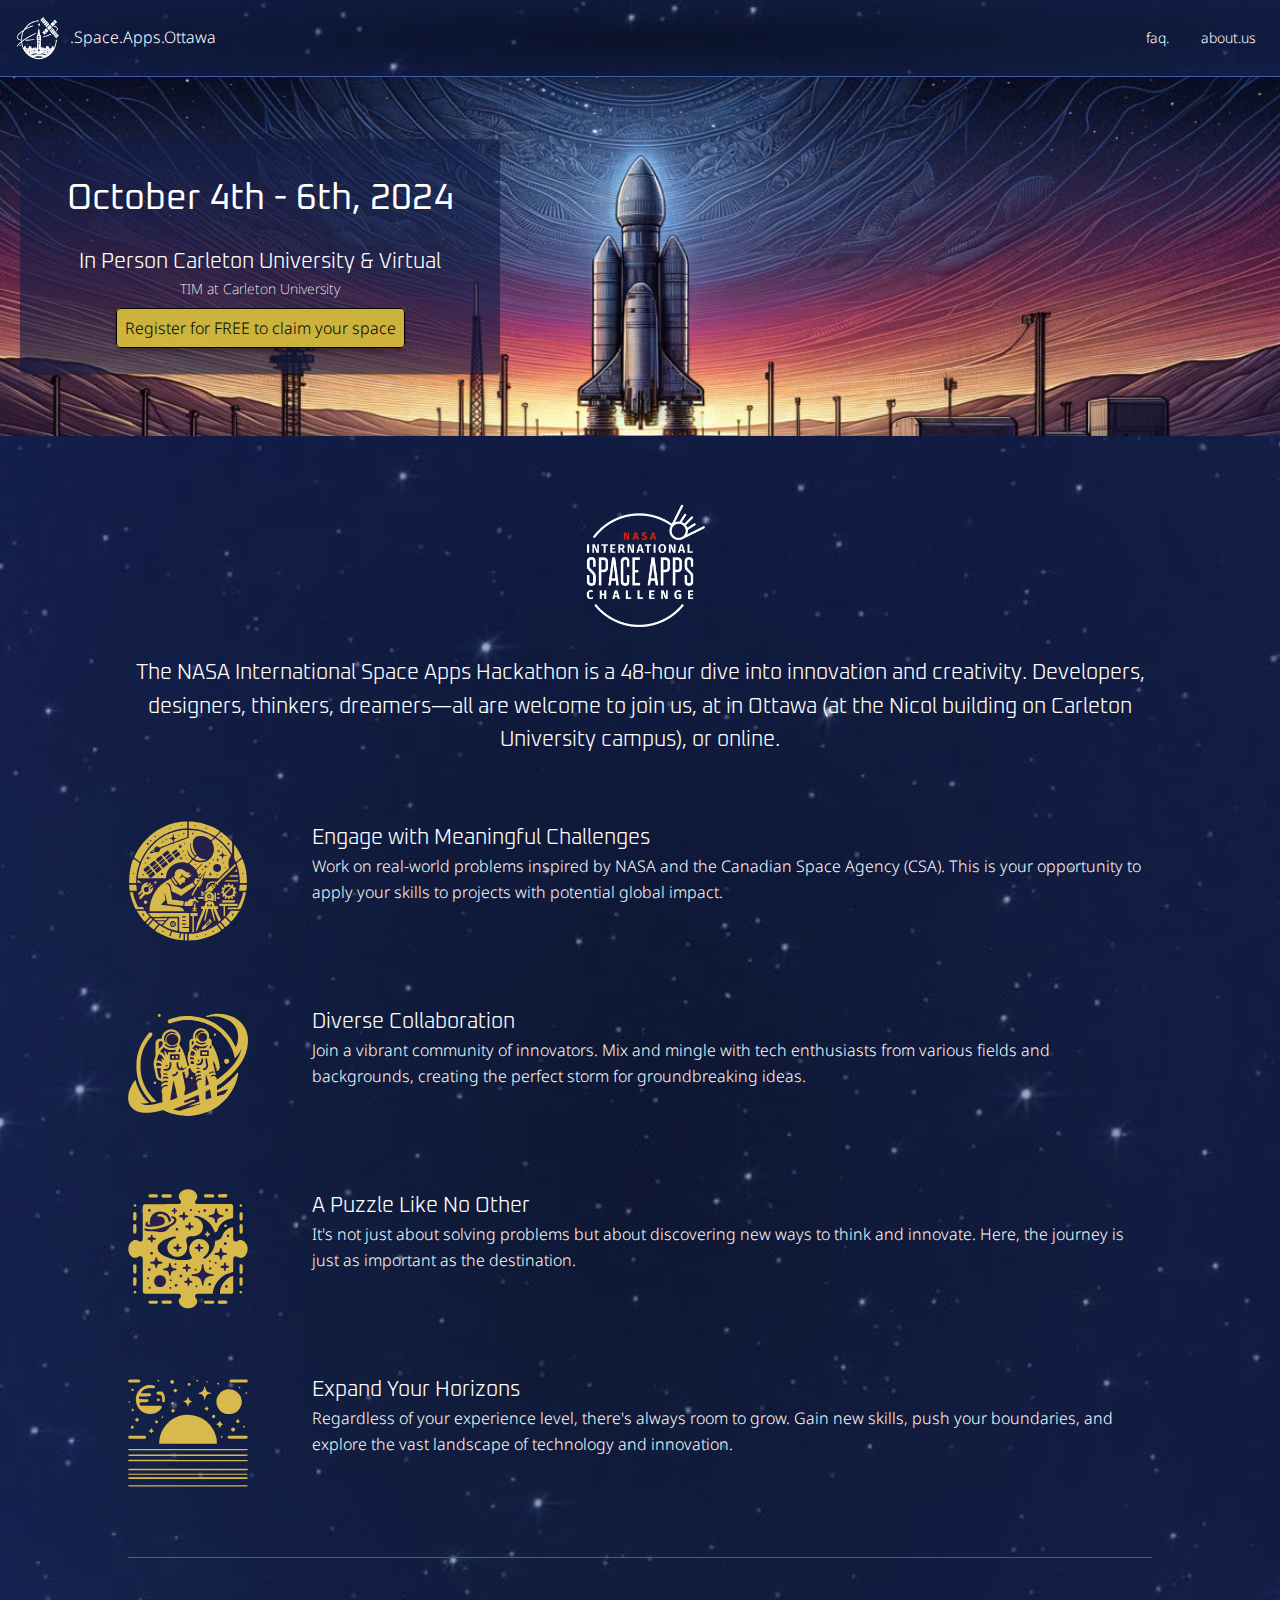
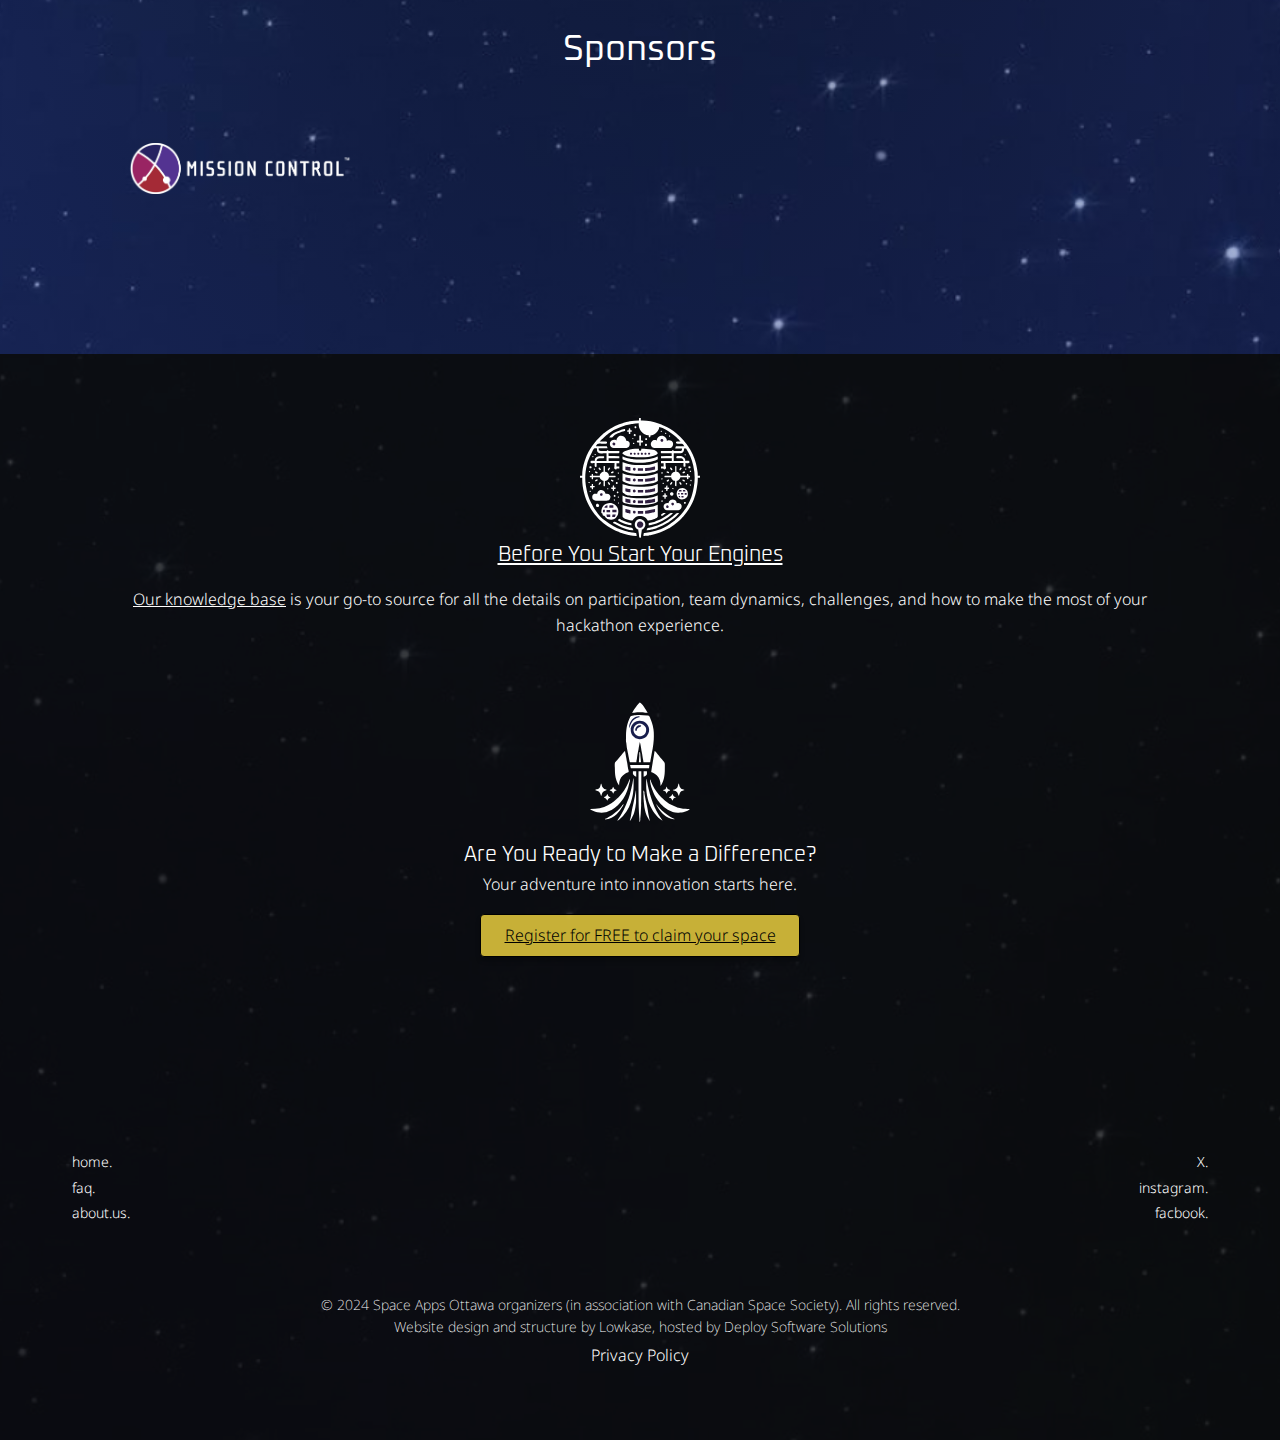
<file: index.html>
<!DOCTYPE html>
<html lang="en">
<head>
    <meta charset="UTF-8">
    <meta name="viewport" content="width=device-width, initial-scale=1.0">
    <link rel="preconnect" href="https://fonts.googleapis.com">
    <link rel="preconnect" href="https://fonts.gstatic.com" crossorigin>
    <link href="https://fonts.googleapis.com/css2?family=Noto+Sans:ital,wght@0,100..900;1,100..900&family=Oxanium:wght@200..800&display=swap" rel="stylesheet">
    <link rel="stylesheet" type="text/css" href="style.css">
    <title>Space Apps Ottawa</title>
</head>
<body>
    <header>
        <a class="brand" href="index.html">
            <img src="images/logo-space-apps-ottawa.png" alt="Space Apps Ottawa Logo" />
            <div>.Space.Apps.Ottawa</div>
        </a>
        <nav class="horizontal font-body">
            <ul>
                <li><a href="faq.html">faq.</a></li>
                <li><a href="aboutus.html">about.us</a></li>
            </ul>
        </nav>
    </header>
    <div class="hero">
        <div class="hero-info">
            <div>
                <h2>October 4th - 6th, 2024</h2>
            </div>
            <div>
                <h3>In Person Carleton University & Virtual</h2>
                <p class="font-fine"><a href="https://carleton.ca/tim/" target="_blank">TIM</a> at Carleton University</p>
            </div>
            <a href="https://www.eventbrite.ca/e/space-apps-ottawa-2024-tickets-850021245427" class="cta-register font-body">Register for FREE to claim your space</a>
        </div>
    </div>
    <div class="content content-blue">
        <section class="section section-vertical">
            <img id="logo-nasa" src="images/logo-nasa-space-apps.png" alt="NASA International Space Apps Challenge" />
            <div>
                <h3>The NASA International Space Apps Hackathon is a 48-hour dive into innovation and creativity. Developers, designers, thinkers, dreamers—all are welcome to join us, at in Ottawa (at the Nicol building on Carleton University campus), or online.</h3>
            </div>
        </section>
        <section class="section section-horizontal">
            <img src="images/section-engage.svg" alt="Engage with Meaningful Challenges" />
            <div>
                <h3>Engage with Meaningful Challenges</h2>
                <p>Work on real-world problems inspired by NASA and the Canadian Space Agency (CSA). This is your opportunity to apply your skills to projects with potential global impact.</p>
            </div>
        </section>
        <section class="section section-horizontal">
            <img src="images/section-diverse.svg" alt="Diverse Collaboration" />
            <div>
                <h3>Diverse Collaboration</h3>
                <p>Join a vibrant community of innovators. Mix and mingle with tech enthusiasts from various fields and backgrounds, creating the perfect storm for groundbreaking ideas.</p>
            </div>
        </section>
        <section class="section section-horizontal">
            <img src="images/section-puzzle.svg" alt="A Puzzle Like No Other" />
            <div>
                <h3>A Puzzle Like No Other</h3>
                <p>It's not just about solving problems but about discovering new ways to think and innovate. Here, the journey is just as important as the destination.</p>
            </div>
        </section>
        <section class="section section-horizontal">
            <img src="images/section-expand.svg" alt="Expand Your Horizons" />
            <div>
                <h3>Expand Your Horizons</h3>
                <p>Regardless of your experience level, there's always room to grow. Gain new skills, push your boundaries, and explore the vast landscape of technology and innovation.</p>
            </div>
        </section>

        <div class="divider"></div>

        <div class="section-group">
            <div class="section-header">
                <h2>Sponsors</h2>
            </div>
            <section class="section section-horizontal">
                <div class="sponsors">
                    <a href="https://missioncontrolspace.com" target="_blank"><img src="images/2024/MCSS_logo-reversed-TM.png" alt="Misson Control" /><a>
                    <!--
                    <img src="images/section-diverse.svg" alt="" />
                    <img src="images/section-diverse.svg" alt="" />
                    <img src="images/section-diverse.svg" alt="" />
                    <img src="images/section-diverse.svg" alt="" />
                    <img src="images/section-diverse.svg" alt="" />
                    <img src="images/section-diverse.svg" alt="" />
                    <img src="images/section-diverse.svg" alt="" />
                -->
                </div>
            </section>
        </div>
        

    </div>
    <div class="content content-black">
        <section class="section section-vertical">
            <img src="images/section-knowledge.svg" alt="Before You Start Your Engines" />
            <h3>Before You Start Your Engines</h3>
            <p>Our <a href="faq.html">knowledge base</a> is your go-to source for all the details on participation, team dynamics, challenges, and how to make the most of your hackathon experience.</p>
        </section>
        <section class="section section-vertical">
            <img src="images/section-ready.svg" alt="Rocket Taking Off" />
            <div>
                <h3>Are You Ready to Make a Difference?</h3>
                <p>Your adventure into innovation starts here.</p>
            </div>
            <a href="https://www.eventbrite.ca/e/space-apps-ottawa-2024-tickets-850021245427" class="cta-register font-body cta-register-footer">Register for FREE to claim your space</a>
        </section>
    </div>
    <footer>
        <div class="site-map-social">
            <div class="site-map">
                <nav>
                    <ul>
                        <li><a href="index.html">home.</a></li>
                        <li><a href="faq.html">faq.</a></li>
                        <li><a href="aboutus.html">about.us.</a></li>
                    </ul>
                </nav>
            </div>
            <div class="social">
                <nav>
                    <ul>
                        <li><a href="https://twitter.com/SpaceAppsOttawa">X.</a></li>
                        <li><a href="https://www.instagram.com/spaceappsottawa/?hl=en">instagram.</a></li>
                        <li><a href="https://www.facebook.com/SpaceAppsOttawa/">facbook.</a></li>
                    </ul>
                </nav>
            </div>
        </div>
        <div class="fine-print">
            <p class="font-fine">© 2024 Space Apps Ottawa organizers (in association with Canadian Space Society). All rights reserved.</p>
            <p class="font-fine">Website design and structure by <a href="https://github.com/Lowkase" target="_blank">Lowkase</a>, hosted by <a href="https://www.deploy.solutions" target="_blank">Deploy Software Solutions</a></p>
            <div class="privacy fine-print">
                <a href="https://www.iubenda.com/privacy-policy/10989562" class="iubenda-white iubenda-embed" title="Privacy Policy ">Privacy Policy</a><script type="text/javascript">(function (w,d) {var loader = function () {var s = d.createElement("script"), tag = d.getElementsByTagName("script")[0]; s.src="https://cdn.iubenda.com/iubenda.js"; tag.parentNode.insertBefore(s,tag);}; if(w.addEventListener){w.addEventListener("load", loader, false);}else if(w.attachEvent){w.attachEvent("onload", loader);}else{w.onload = loader;}})(window, document);</script>
            </div>
        </div>
    </footer>
</body>
</html>
</file>
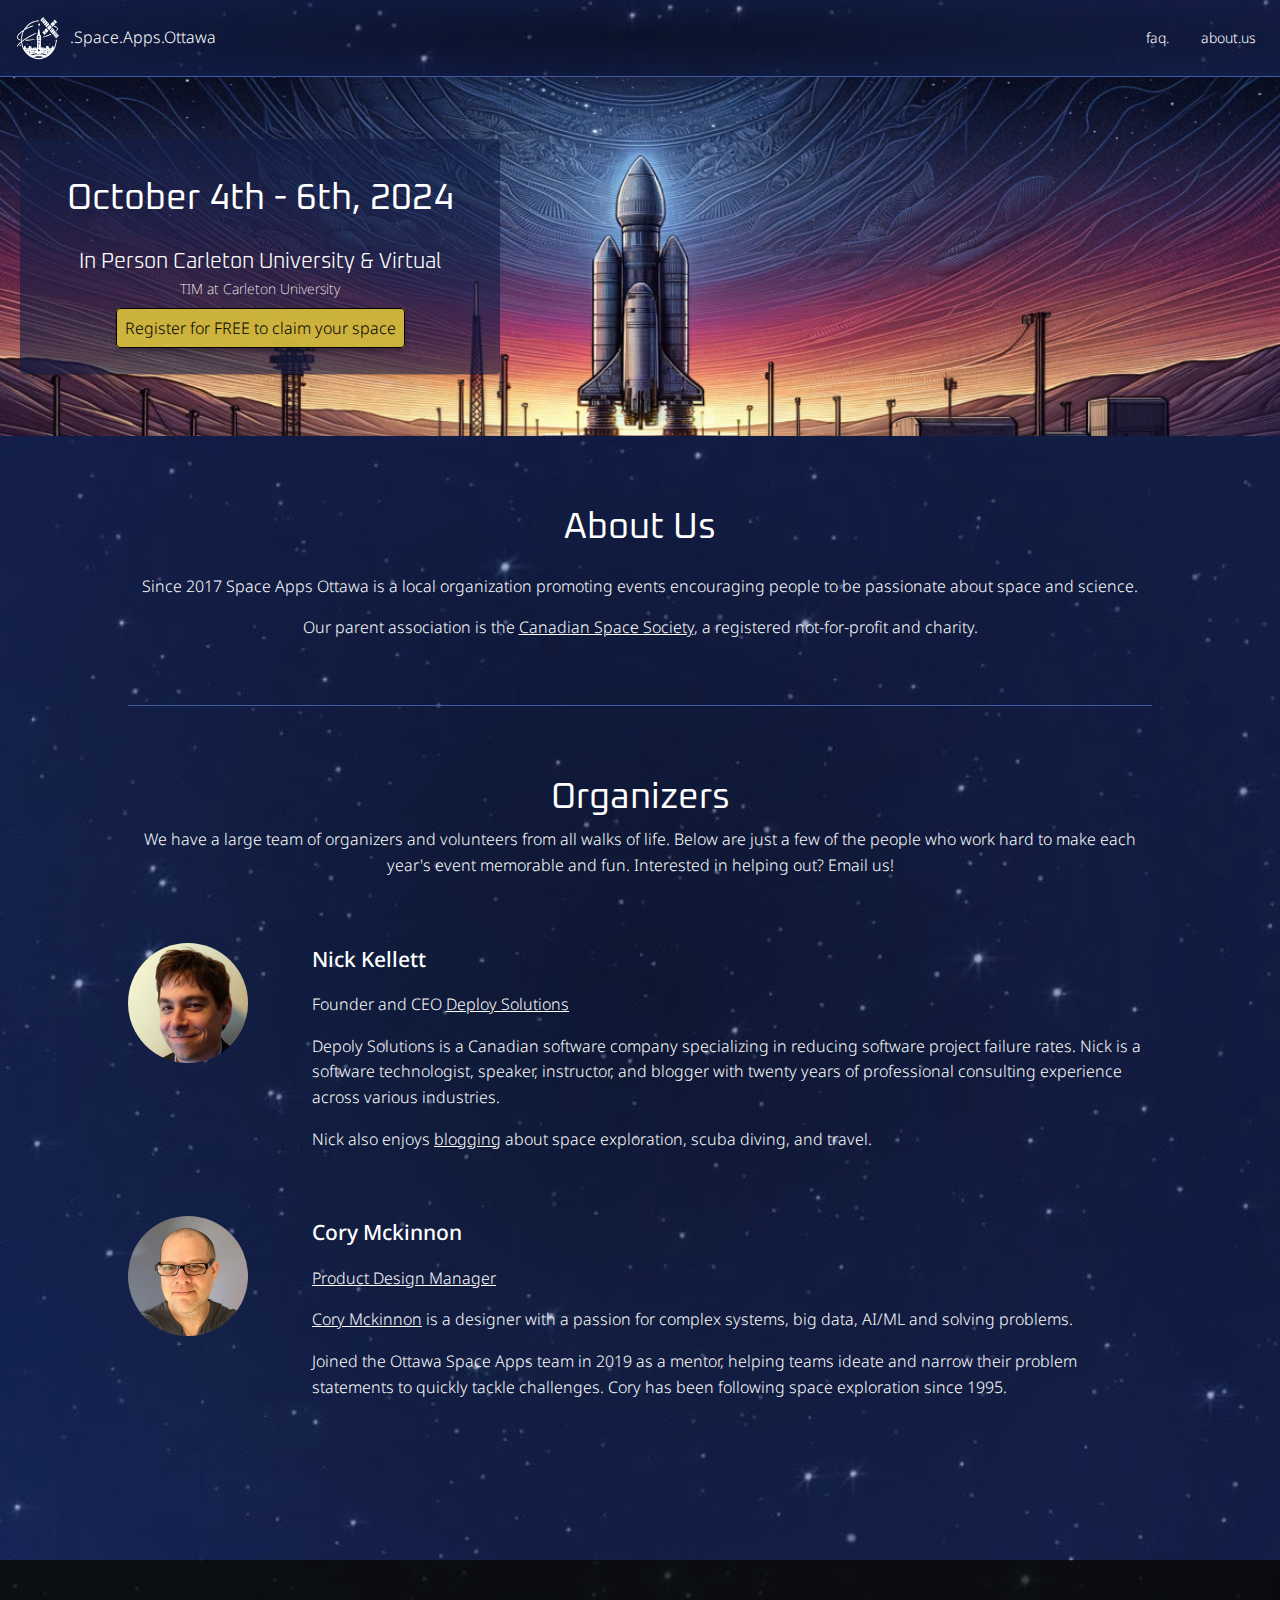
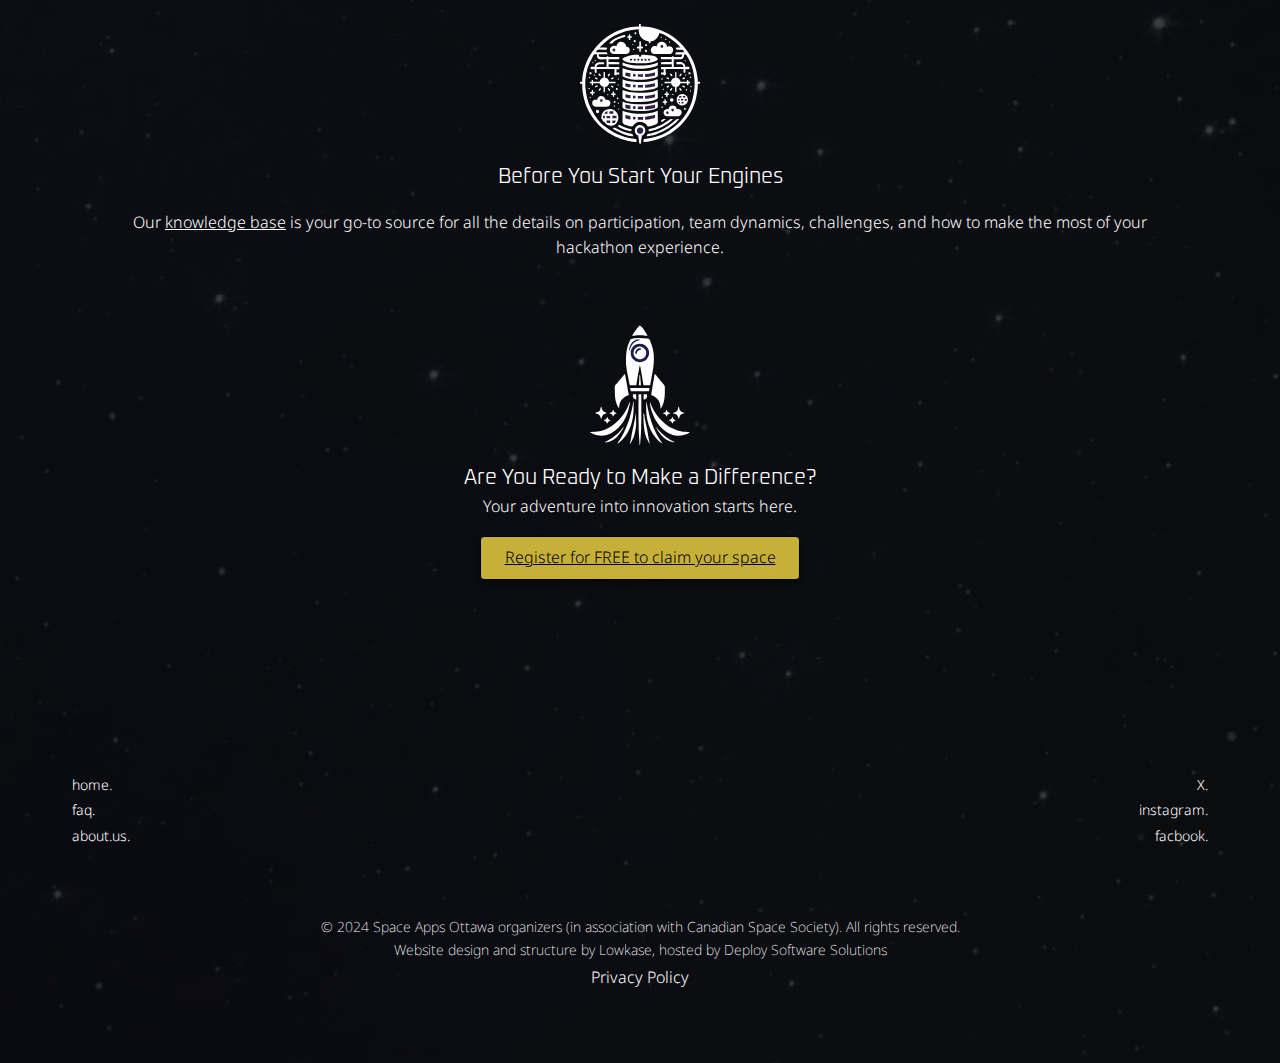
<file: aboutus.html>
<!DOCTYPE html>
<html lang="en">
<head>
    <meta charset="UTF-8">
    <meta name="viewport" content="width=device-width, initial-scale=1.0">
    <link rel="preconnect" href="https://fonts.googleapis.com">
    <link rel="preconnect" href="https://fonts.gstatic.com" crossorigin>
    <link href="https://fonts.googleapis.com/css2?family=Noto+Sans:ital,wght@0,100..900;1,100..900&family=Oxanium:wght@200..800&display=swap" rel="stylesheet">
    <link rel="stylesheet" type="text/css" href="style.css">
    <title>Space Apps Ottawa</title>
</head>
<body>
    <header>
        <a class="brand" href="index.html">
            <img src="images/logo-space-apps-ottawa.png" alt="Space Apps Ottawa Logo" />
            <div>.Space.Apps.Ottawa</div>
        </a>
        <nav class="horizontal font-body">
            <ul>
                <li><a href="faq.html">faq.</a></li>
                <li><a href="aboutus.html">about.us</a></li>
            </ul>
        </nav>
    </header>
    <div class="hero">
        <div class="hero-info">
            <div>
                <h2>October 4th - 6th, 2024</h2>
            </div>
            <div>
                <h3>In Person Carleton University & Virtual</h2>
                <p class="font-fine"><a href="https://carleton.ca/tim/" target="_blank">TIM</a> at Carleton University</p>
            </div>
            <a href="https://www.eventbrite.ca/e/space-apps-ottawa-2024-tickets-850021245427" class="cta-register font-body">Register for FREE to claim your space</a>
        </div>
    </div>
    <div class="content content-blue">
        <section class="section section-vertical">
            <h2>About Us</h2>
            <p>
                Since 2017 Space Apps Ottawa is a local organization promoting events encouraging people to be passionate about space and science. 
            </p>
            <p>
                Our parent association is the <a href="https://css.ca/">Canadian Space Society</a>, a registered not-for-profit and charity.
            </p>
        </section>

        <div class="divider"></div>
<!--
        <div class="section-group">
            <div class="section-header">
                <h2>Judges</h2>
            </div>
			
            <section class="section section-horizontal">
			
                <img class="people-image" src="images/headshot-bilyana-anicic.png" alt="Judge Bilyana Anicic" />
                <div class="people">
                    <div class="title">
                        Bilyana Anicic
                    </div>
                    <p>
                        Enterprise Architect | Dot Connector | Digital Transformer
                        President and Principal Consultant at <a href="https://www.auroraconsulting.ca/" target="_blank">Aurora Consulting</a>
                    </p>                
                    <p>
                        Bilyana Anicic has been delivering solutions in line with clients' business needs for over 20 years. Bilyana is presently 
                        helping Government of Canada departments with their Digital Transformations.
                    </p>
                    <p>
                        Bilyana is passionate about leveraging location as the interoperability “glue" for Big Data and the Internet of Things (IoT). 
                        As an Enterprise Architect, she applied her passion on many initiatives, both here in Canada and internationally, including 
                        leading the GC's Federal Geospatial Platform (FGP) and Open Maps initiative.
                    </p>
                </div>
            </section>
            <section class="section section-horizontal">
                <img class="people-image" src="images/headshot-eva-jane-lark.jpg" alt="Judge Eva Jane Lark" />
                <div class="people">
                    <div class="title">
                        Eva Jane Lark 
                    </div>
                    <p>
                        Vice-President and Investment Advisor 
                    </p>
                    <p>
                        Eva Jane Lark is a Vice-President and Investment Advisor at one of Canada's largest full-service investment firms. A passionate 
                        observer and advocate of commercial space development, she is frequently invited as a speaker and panelist to offer her keen 
                        insights into emerging new space industries and their financing, and on space resource development.
                    </p>
                </div>
            </section>
            <section class="section section-horizontal">
                <img class="people-image" src="images/headshot-michael-weiss.png" alt="Judge Michael Weiss" />
                <div class="people">
                    <div class="title">
                        Michael Weiss
                    </div>
                    <p>
                        Professor
                    </p>
                    <p>
                        Michael Weiss is a professor at Technology Innovation Management (TIM) program at Carleton University. His interests include innovation, 
                        technology entrepreneurship, applied analytics, and ML/AI; he teaches one of the core courses in the TIM's Master of Applied Business 
                        Analytics (MABA) degree pathway, called Applied Analytics for Technology Innovation Management (TIMG 5301).
                    </p>
                </div>
            </section>
        </div>

        <div class="divider"></div>
-->
        <div class="section-group">
            <div class="section-header">
                <h2>Organizers</h2>
                <p>
                    We have a large team of organizers and volunteers from all walks of life. Below are just a few of the people who work hard to make 
                    each year's event memorable and fun. Interested in helping out? Email us!
                </p>
            </div>
            <section class="section section-horizontal">
                <img class="people-image" src="images/headshot-nick-kellet.png" alt="Organizer Nick Kellett" />
                <div class="people">
                    <div class="title">
                        Nick Kellett
                    </div>
                    <p>
                        Founder and CEO <a href="https://www.deploy.solutions/" target="_blank">Deploy Solutions</a>
                    </p>
                    <p>
                        Depoly Solutions is a Canadian software company specializing in reducing software project failure rates.
                        Nick is a software technologist, speaker, instructor, and blogger with twenty years of professional 
                        consulting experience across various industries.
                    </p>
                    <p>
                        Nick also enjoys <a href="https://blog.nicholaskellett.com/" target="_blank">blogging</a> about space exploration, scuba diving, and travel.
                    </p>
                </div>
            </section>
            <section class="section section-horizontal">
                <img class="people-image" src="images/headshot-cory-mckinnon.jpeg" alt="Organizer Cory Mckinnon" />
                <div class="people">
                    <div class="title">
                        Cory Mckinnon
                    </div>
                    <p>
                        <a href="https://www.linkedin.com/in/cory-mckinnon-62337a3/" target="_blank">Product Design Manager</a>
                    </p>
                    <p>
                        <a href="https://www.cory-mckinnon.com/" target="_blank">Cory Mckinnon</a> is a designer with a passion for complex systems, big data, AI/ML and solving problems.
                    </p>
                    <p>
                        Joined the Ottawa Space Apps team in 2019 as a mentor, helping teams ideate and narrow their problem statements to quickly tackle challenges.
                        Cory has been following space exploration since 1995.
                    </p>
                </div>
            </section>
        </div>
    </div>
    <div class="content content-black">
        <section class="section section-vertical">
            <img src="images/section-knowledge.svg" alt="Before You Start Your Engines" />
            <h3>Before You Start Your Engines</h3>
            <p>Our <a href="faq.html">knowledge base</a> is your go-to source for all the details on participation, team dynamics, challenges, and how to make the most of your hackathon experience.</p>
        </section>
        <section class="section section-vertical">
            <img src="images/section-ready.svg" alt="Rocket Taking Off" />
            <div>
                <h3>Are You Ready to Make a Difference?</h3>
                <p>Your adventure into innovation starts here.</p>
            </div>
            <a href="https://www.eventbrite.ca/e/space-apps-ottawa-2024-tickets-850021245427" class="cta-register font-body cta-register-footer">Register for FREE to claim your space</a>
        </section>
    </div>
    <footer>
        <div class="site-map-social">
            <div class="site-map">
                <nav>
                    <ul>
                        <li><a href="index.html">home.</a></li>
                        <li><a href="faq.html">faq.</a></li>
                        <li><a href="aboutus.html">about.us.</a></li>
                    </ul>
                </nav>
            </div>
            <div class="social">
                <nav>
                    <ul>
                        <li><a href="https://twitter.com/SpaceAppsOttawa">X.</a></li>
                        <li><a href="https://www.instagram.com/spaceappsottawa/?hl=en">instagram.</a></li>
                        <li><a href="https://www.facebook.com/SpaceAppsOttawa/">facbook.</a></li>
                    </ul>
                </nav>
            </div>
        </div>
        <div class="fine-print">
            <p class="font-fine">© 2024 Space Apps Ottawa organizers (in association with Canadian Space Society). All rights reserved.</p>
            <p class="font-fine">Website design and structure by <a href="https://github.com/Lowkase" target="_blank">Lowkase</a>, hosted by <a href="https://www.deploy.solutions" target="_blank">Deploy Software Solutions</a></p>
            <div class="privacy fine-print">
                <a href="https://www.iubenda.com/privacy-policy/10989562" class="iubenda-white iubenda-embed" title="Privacy Policy ">Privacy Policy</a><script type="text/javascript">(function (w,d) {var loader = function () {var s = d.createElement("script"), tag = d.getElementsByTagName("script")[0]; s.src="https://cdn.iubenda.com/iubenda.js"; tag.parentNode.insertBefore(s,tag);}; if(w.addEventListener){w.addEventListener("load", loader, false);}else if(w.attachEvent){w.attachEvent("onload", loader);}else{w.onload = loader;}})(window, document);</script>
            </div>
        </div>
    </footer>
</body>
</html>
</file>
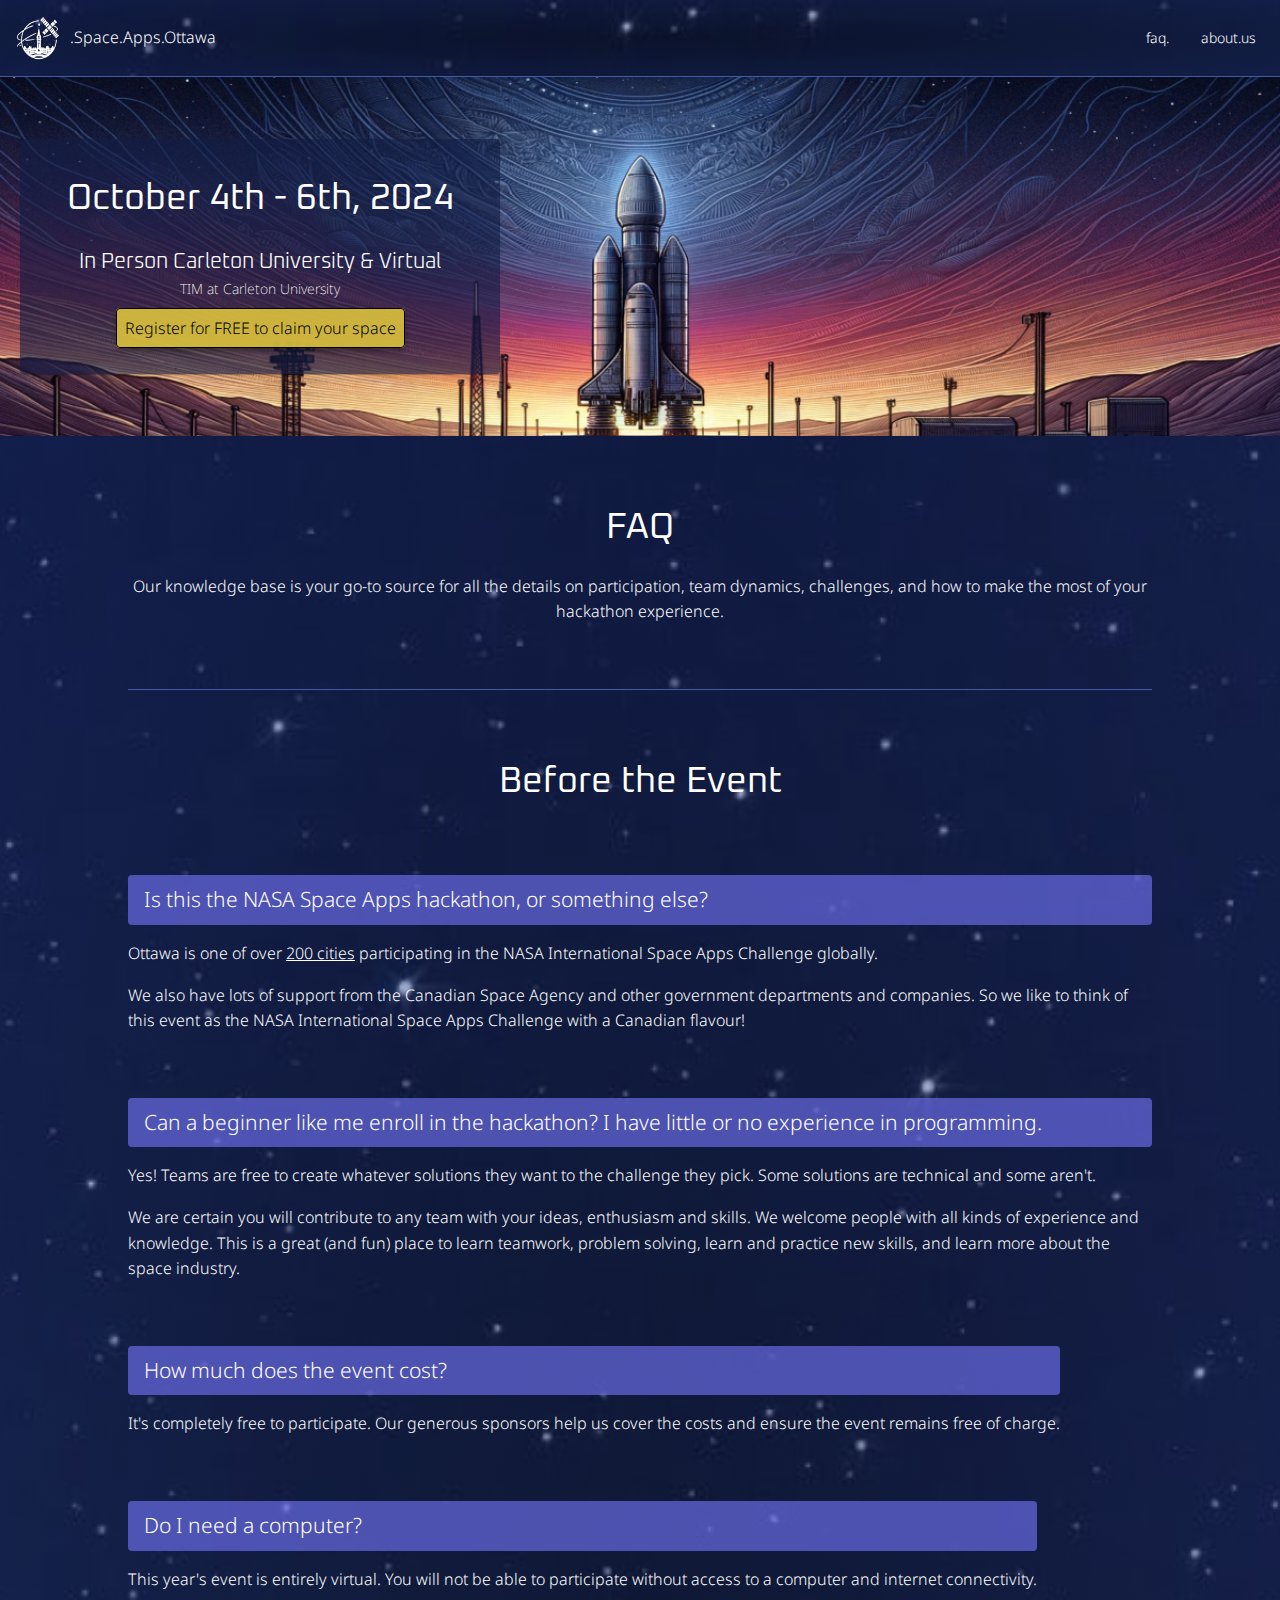
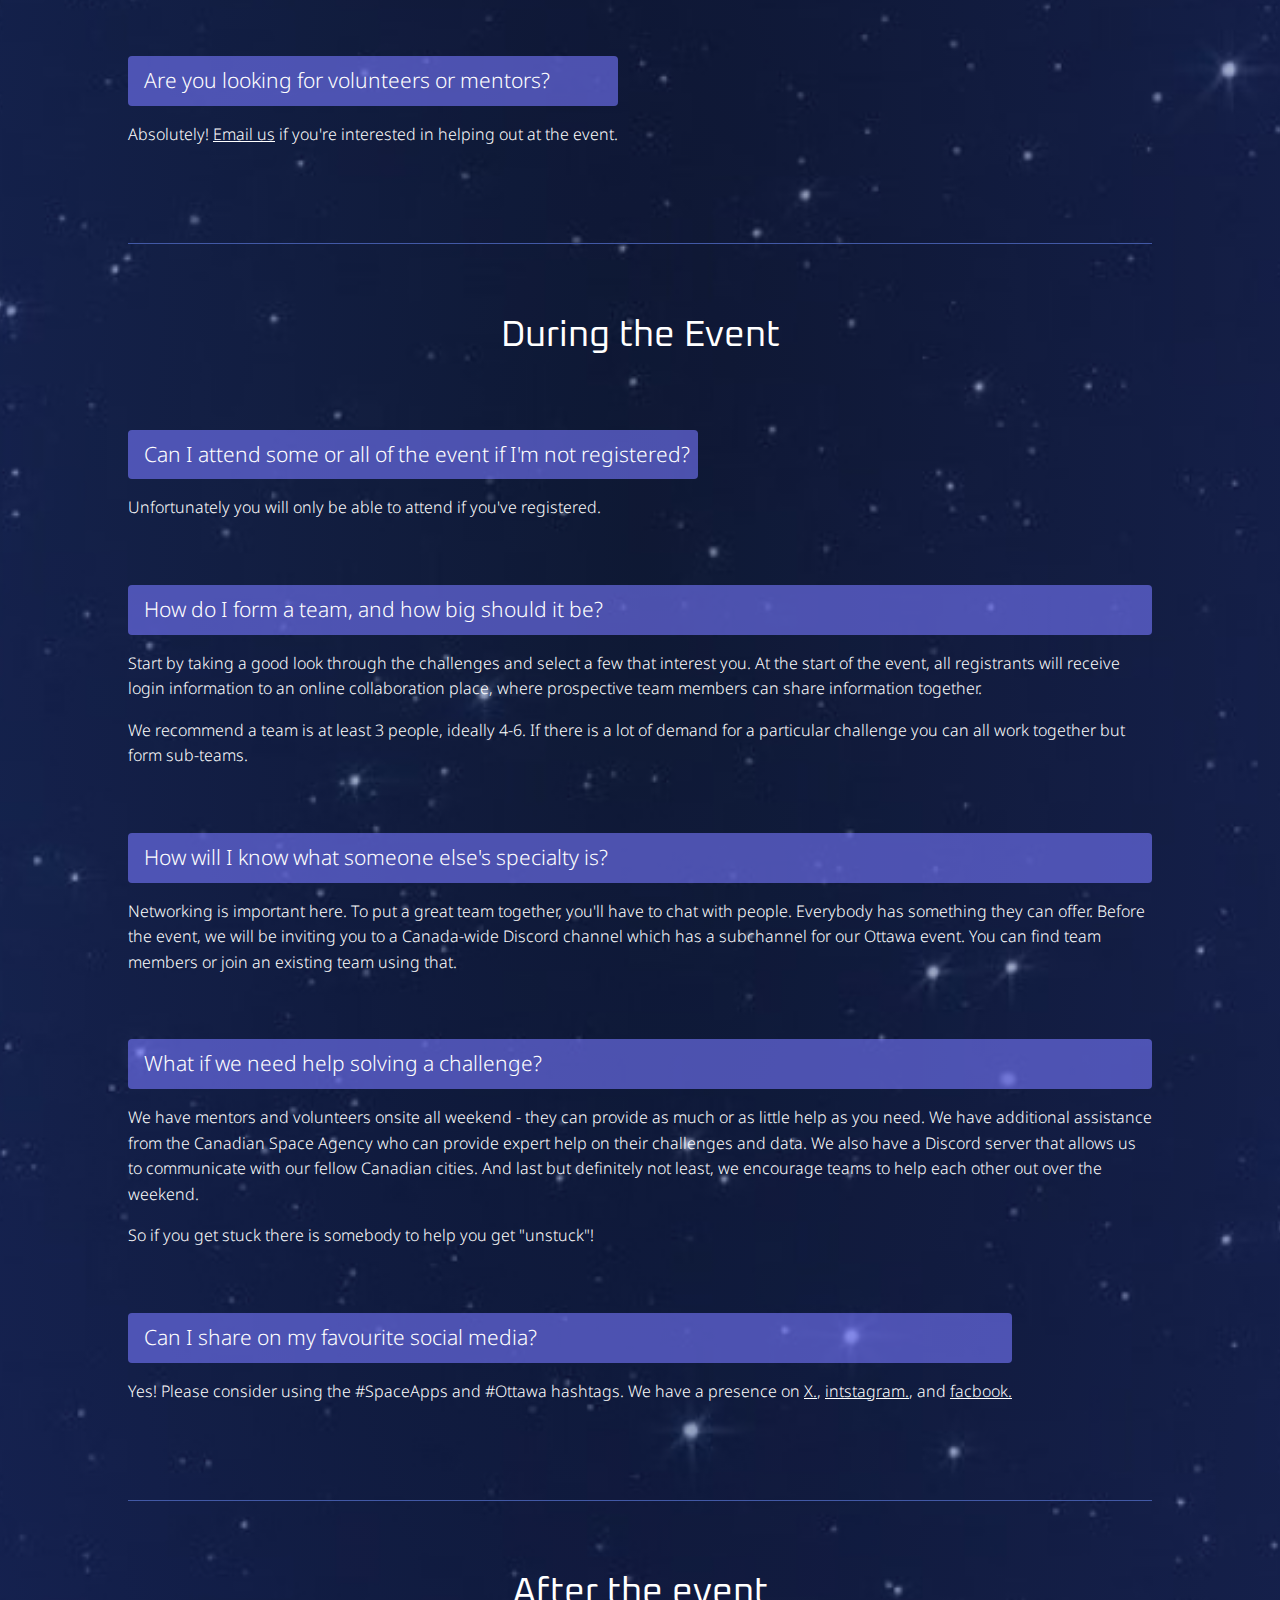
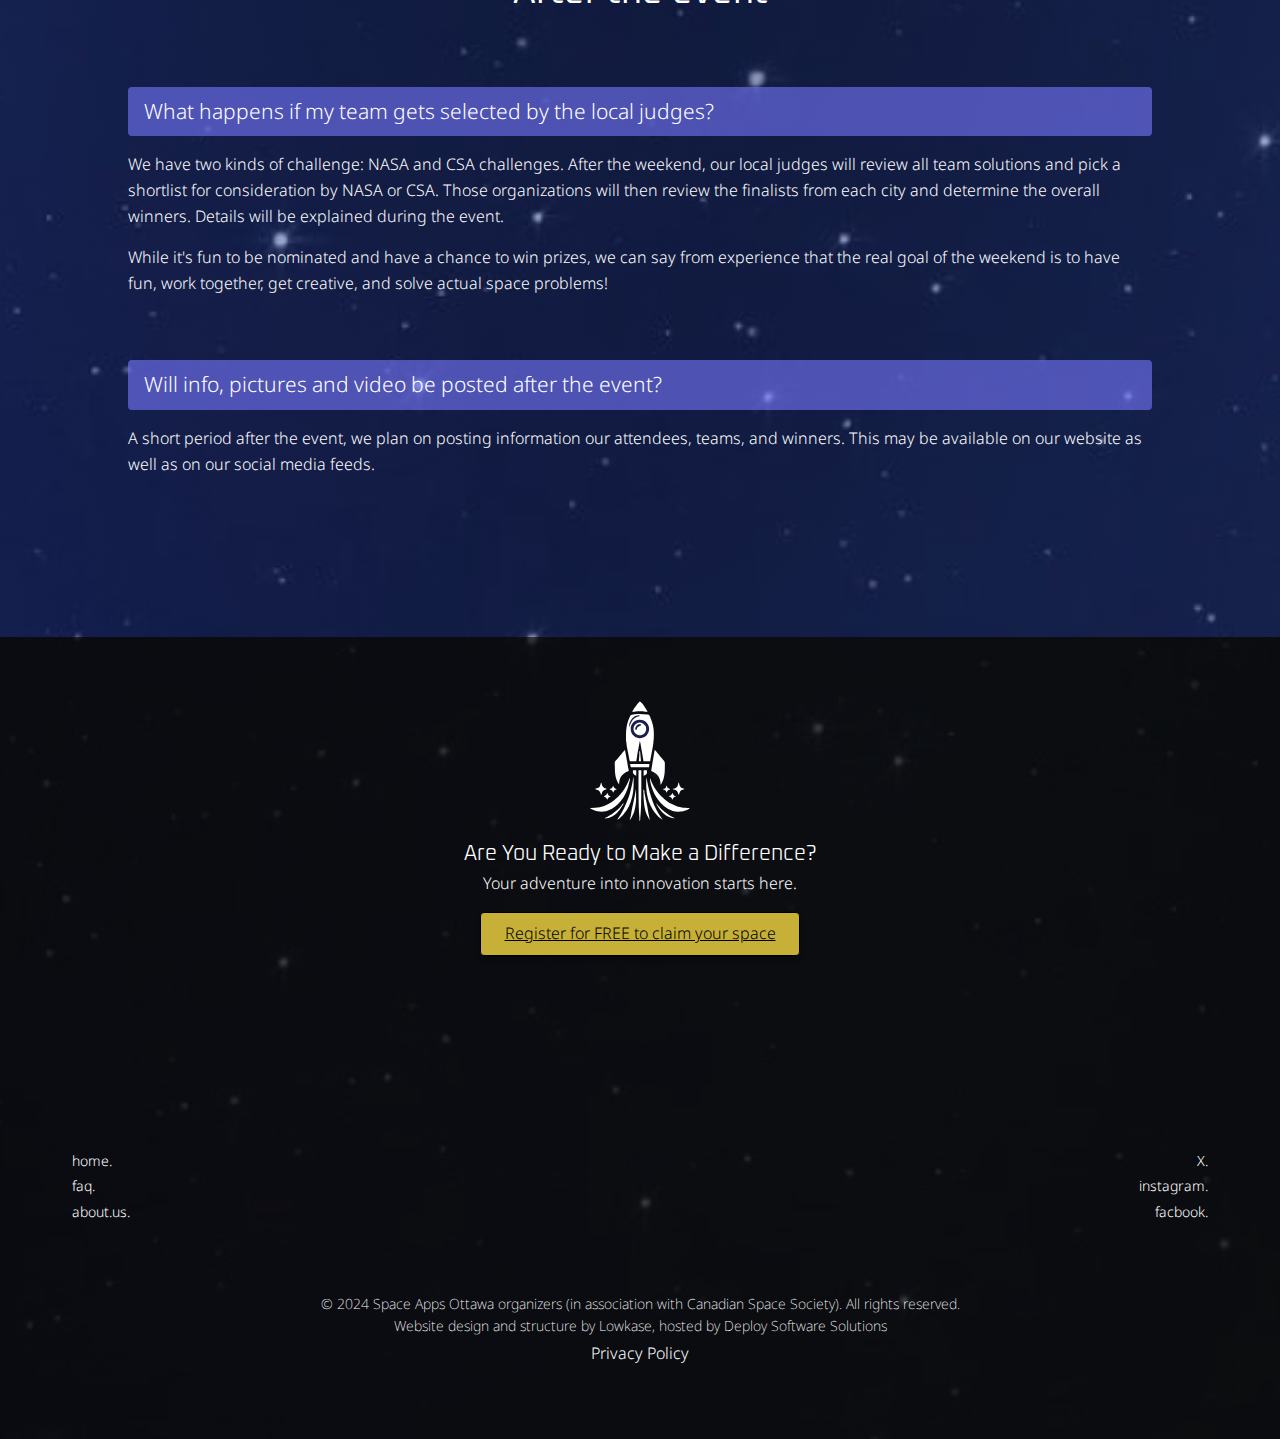
<file: faq.html>
<!DOCTYPE html>
<html lang="en">
<head>
    <meta charset="UTF-8">
    <meta name="viewport" content="width=device-width, initial-scale=1.0">
    <link rel="preconnect" href="https://fonts.googleapis.com">
    <link rel="preconnect" href="https://fonts.gstatic.com" crossorigin>
    <link href="https://fonts.googleapis.com/css2?family=Noto+Sans:ital,wght@0,100..900;1,100..900&family=Oxanium:wght@200..800&display=swap" rel="stylesheet">
    <link rel="stylesheet" type="text/css" href="style.css">
    <title>Space Apps Ottawa</title>
</head>
<body>
    <header>
        <a class="brand" href="index.html">
            <img src="images/logo-space-apps-ottawa.png" alt="Space Apps Ottawa Logo" />
            <div>.Space.Apps.Ottawa</div>
        </a>
        <nav class="horizontal font-body">
            <ul>
                <li><a href="faq.html">faq.</a></li>
                <li><a href="aboutus.html">about.us</a></li>
            </ul>
        </nav>
    </header>
    <div class="hero">
        <div class="hero-info">
            <div>
                <h2>October 4th - 6th, 2024</h2>
            </div>
            <div>
                <h3>In Person Carleton University & Virtual</h2>
                <p class="font-fine"><a href="https://carleton.ca/tim/" target="_blank">TIM</a> at Carleton University</p>
            </div>
            <a href="https://www.eventbrite.ca/e/space-apps-ottawa-2024-tickets-850021245427" class="cta-register font-body">Register for FREE to claim your space</a>
        </div>
    </div>
    <div class="content content-blue">
        <section class="section section-vertical">
            <h2>FAQ</h2>
            <p>
                Our knowledge base is your go-to source for all the details on participation, team dynamics, challenges, and how to make the most of 
                your hackathon experience. 
            </p>
        </section>        

        <div class="divider"></div>

        <div class="section-group">
            <div class="section-header">
                <h2>Before the Event</h2>
            </div>
            <section class="section section-horizontal">
                <div class="faq">
                    <div class="question">
                        Is this the NASA Space Apps hackathon, or something else?
                    </div>
                    <div class="answer">
                        <p>
                            Ottawa is one of over <a href="https://www.spaceappschallenge.org/2023/locations/" target="_blank">200 cities</a> participating in the NASA International Space Apps Challenge globally.
                        </p>
                        <p>
                            We also have lots of support from the Canadian Space Agency and other government departments and companies. 
                            So we like to think of this event as the NASA International Space Apps Challenge with a Canadian flavour!
                        </p>
                    </div>
                </div>
            </section>
            <section class="section section-horizontal">
                <div class="faq">
                    <div class="question">
                        Can a beginner like me enroll in the hackathon? I have little or no experience in programming.
                    </div>
                    <div class="answer">
                        <p>
                            Yes! Teams are free to create whatever solutions they want to the challenge they pick. Some solutions are technical and some aren't.
                        </p>
                        <p>
                            We are certain you will contribute to any team with your ideas, enthusiasm and skills. We welcome people with all kinds of experience and knowledge. This is a great (and fun) place to learn teamwork, problem solving, learn and practice new skills, and learn more about the space industry.
                        </p>
                    </div>
                </div>
            </section>
            <section class="section section-horizontal">
                <div class="faq">
                    <div class="question">
                        How much does the event cost?
                    </div>
                    <div class="answer">
                        <p>
                            It's completely free to participate. Our generous sponsors help us cover the costs and ensure the event remains free of charge.
                        </p>
                    </div>
                </div>
            </section>
            <section class="section section-horizontal">
                <div class="faq">
                    <div class="question">
                        Do I need a computer?
                    </div>
                    <div class="answer">
                        <p>
                            This year's event is entirely virtual. You will not be able to participate without access to a computer and internet connectivity.
                        </p>
                    </div>
                </div>
            </section>
            <section class="section section-horizontal">
                <div class="faq">
                    <div class="question">
                        Are you looking for volunteers or mentors?
                    </div>
                    <div class="answer">
                        <p>
                            Absolutely! <a href="mailto:info@spaceappsOttawa.com" target="_blank">Email us</a> if you're interested in helping out at the event.
                        </p>
                    </div>
                </div>
            </section>
        </div>

        <div class="divider"></div>

        <div class="section-group">
            <div class="section-header">
                <h2>During the Event</h2>
            </div>
            <section class="section section-horizontal">
                <div class="faq">
                    <div class="question">
                        Can I attend some or all of the event if I'm not registered?
                    </div>
                    <div class="answer">
                        <p>
                            Unfortunately you will only be able to attend if you've registered.
                        </p>
                    </div>
                </div>
            </section>
            <section class="section section-horizontal">
                <div class="faq">
                    <div class="question">
                        How do I form a team, and how big should it be?
                    </div>
                    <div class="answer">
                        <p>
                            Start by taking a good look through the challenges and select a few that interest you. 
                            At the start of the event, all registrants will receive login information to an online collaboration place, 
                            where prospective team members can share information together.
                        </p>
                        <p>
                            We recommend a team is at least 3 people, ideally 4-6. If there is a lot of demand for a particular challenge 
                            you can all work together but form sub-teams.
                        </p>
                    </div>
                </div>
            </section>
            <section class="section section-horizontal">
                <div class="faq">
                    <div class="question">
                        How will I know what someone else's specialty is?
                    </div>
                    <div class="answer">
                        <p>
                            Networking is important here. To put a great team together, you'll have to chat with people. Everybody has something 
                            they can offer. Before the event, we will be inviting you to a Canada-wide Discord channel which has a subchannel for 
                            our Ottawa event. You can find team members or join an existing team using that.
                        </p>
                    </div>
                </div>
            </section>
            <section class="section section-horizontal">
                <div class="faq">
                    <div class="question">
                        What if we need help solving a challenge?
                    </div>
                    <div class="answer">
                        <p>
                            We have mentors and volunteers onsite all weekend - they can provide as much or as little help as you need.
                            We have additional assistance from the Canadian Space Agency who can provide expert help on their challenges and data.
                            We also have a Discord server that allows us to communicate with our fellow Canadian cities.
                            And last but definitely not least, we encourage teams to help each other out over the weekend. 
                        </p>
                        <p>
                            So if you get stuck there is somebody to help you get "unstuck"!
                        </p>

                    </div>
                </div>
            </section>
            <section class="section section-horizontal">
                <div class="faq">
                    <div class="question">
                        Can I share on my favourite social media?
                    </div>
                    <div class="answer">
                        <p>
                            Yes! Please consider using the #SpaceApps and #Ottawa hashtags. 
                            We have a presence on 
                            <a href="https://twitter.com/SpaceAppsOttawa">X.</a>, 
                            <a href="https://www.instagram.com/spaceappsottawa/?hl=en">intstagram.</a>, and
                            <a href="https://www.facebook.com/SpaceAppsOttawa/">facbook.</a>
                        </p>
                    </div>
                </div>
            </section>
        </div>

        <div class="divider"></div>

        <div class="section-group">
            <div class="section-header">
                <h2>After the event</h2>
            </div>
            <section class="section section-horizontal">
                <div class="faq">
                    <div class="question">
                        What happens if my team gets selected by the local judges?
                    </div>
                    <div class="answer">
                        <p>
                            We have two kinds of challenge: NASA and CSA challenges. After the weekend, our local judges will review all team 
                            solutions and pick a shortlist for consideration by NASA or CSA. Those organizations will then review the finalists 
                            from each city and determine the overall winners. Details will be explained during the event.
                        </p>
                        <p>
                            While it's fun to be nominated and have a chance to win prizes, we can say from experience that the real goal of 
                            the weekend is to have fun, work together, get creative, and solve actual space problems!
                        </p>
                    </div>
                </div>
            </section>
            <section class="section section-horizontal">
                <div class="faq">
                    <div class="question">
                        Will info, pictures and video be posted after the event?
                    </div>
                    <div class="answer">
                        <p>
                            A short period after the event, we plan on posting information our attendees, teams, and winners. 
                            This may be available on our website as well as on our social media feeds.
                        </p>
                    </div>
                </div>
            </section>
        </div>        
    </div>
    <div class="content content-black">
        <section class="section section-vertical">
            <img src="images/section-ready.svg" alt="Rocket Taking Off" />
            <div>
                <h3>Are You Ready to Make a Difference?</h3>
                <p>Your adventure into innovation starts here.</p>
            </div>
            <a href="https://www.eventbrite.ca/e/space-apps-ottawa-2024-tickets-850021245427" class="cta-register font-body cta-register-footer">Register for FREE to claim your space</a>
        </section>
    </div>
    <footer>
        <div class="site-map-social">
            <div class="site-map">
                <nav>
                    <ul>
                        <li><a href="index.html">home.</a></li>
                        <li><a href="faq.html">faq.</a></li>
                        <li><a href="aboutus.html">about.us.</a></li>
                    </ul>
                </nav>
            </div>
            <div class="social">
                <nav>
                    <ul>
                        <li><a href="https://twitter.com/SpaceAppsOttawa">X.</a></li>
                        <li><a href="https://www.instagram.com/spaceappsottawa/?hl=en">instagram.</a></li>
                        <li><a href="https://www.facebook.com/SpaceAppsOttawa/">facbook.</a></li>
                    </ul>
                </nav>
            </div>
        </div>
        <div class="fine-print">
            <p class="font-fine">© 2024 Space Apps Ottawa organizers (in association with Canadian Space Society). All rights reserved.</p>
            <p class="font-fine">Website design and structure by <a href="https://github.com/Lowkase" target="_blank">Lowkase</a>, hosted by <a href="https://www.deploy.solutions" target="_blank">Deploy Software Solutions</a></p>
            <div class="privacy fine-print">
                <a href="https://www.iubenda.com/privacy-policy/10989562" class="iubenda-white iubenda-embed" title="Privacy Policy ">Privacy Policy</a><script type="text/javascript">(function (w,d) {var loader = function () {var s = d.createElement("script"), tag = d.getElementsByTagName("script")[0]; s.src="https://cdn.iubenda.com/iubenda.js"; tag.parentNode.insertBefore(s,tag);}; if(w.addEventListener){w.addEventListener("load", loader, false);}else if(w.attachEvent){w.attachEvent("onload", loader);}else{w.onload = loader;}})(window, document);</script>
            </div>
        </div>
    </footer>
</body>
</html>
</file>
<file: style.css>
/* RESET */
* {
    box-sizing: border-box;
    margin: 0;
    padding: 0;
}

/* VARIABLES */
:root {
    --color-absolute-white:         #ffffff;
    --color-absolute-black:         #000000;
    --color-blue:                   #4259A6;
    --color-cta:                    rgba(220, 194, 60, 0.90);
    --color-cta-hover:              rgba(214, 179, 0, 0.9);
    --color-faq-header:             rgba(118, 120, 255, 0.6);
    --color-section:                radial-gradient(126.12% 153.22% at 50% 50%, rgba(23, 31, 75, 0.40) 0%, rgba(63, 86, 219, 0.40) 100%);
    --color-section-dark:           rgba(13, 13, 14, 0.80);

    --font-family-body:                    "Noto Sans", sans-serif;;
    --font-family-title:                   "Oxanium", sans-serif;

    --font-size-tiny:               12px;
    --font-size-fine:               14px;
    --font-size-body:               16px;
    --font-size-subheading:         21px;
    --font-size-heading:            36px;
    --font-size-title:              24px;

    --font-weight-tiny:             300;
    --font-weight-fine:             200;
    --font-weight-body:             300;
    --font-weight-subheading:       300;
    --font-weight-heading:          400;
    --font-weight-title:            200;

    --space-xs:                     0.25rem;  /* 4px / 16px */
    --space-sm:                     0.5rem;   /* 8px / 16px */
    --space-md:                     1rem;     /* 16px / 16px */
    --space-lg:                     2rem;     /* 32px / 16px */
    --space-xl:                     4rem;     /* 64px / 16px */
    --space-xxl:                    8rem;     /* 128px / 16px */
    --space-xxxl:                   16rem;     /* 128px / 16px */
}

/* FONTS */
.font-tiny {
    font-size: var(--font-size-tiny);
    font-weight: var(--font-weight-tiny);
}
.font-fine {
    font-size: var(--font-size-fine);
    font-weight: var(--font-weight-fine);
}
.font-body, p {
    font-size: var(--font-size-body);
    font-weight: var(--font-weight-body);
}
.font-subheading, h3 {
    font-family: var(--font-family-title);
    font-size: var(--font-size-subheading);
    font-weight: var(--font-weight-subheading);
}
.font-heading, h2 {
    font-family: var(--font-family-title);
    font-size: var(--font-size-heading);
    font-weight: var(--font-weight-heading);
}
.font-title, h1 {
    font-family: var(--font-family-title);
    font-size: var(--font-size-title);
    font-weight: var(--font-weight-title);
}

/* BASE */
a {
    color: inherit;
    text-decoration: none;
    transition: color 0.1s;
}
a:hover {
    color: var(--color-cta);
}
ul {
    list-style-type: none;
}
body, html {
    min-width: 400px;
}
body {
    background-image: url('images/background.jpg');
    background-repeat: repeat-y;
    background-size: cover;
    background-position: center top;
    image-rendering: optimizeQuality;
    color: var(--color-absolute-white);
    font-family: var(--font-family-body);
    font-size: var(--font-size-body);
    font-weight: var(--font-weight-body);
    line-height: 1.6;
}


/* HEADER */
header {
    background: var(--color-section);
    display: grid;
    grid-template-columns: auto 1fr;
    align-items: center;
    gap: var(--space-md);
    padding: var(--space-md);
}
.brand {
    display: flex;
    align-items: center;
    text-decoration: none;
    color: inherit;
    gap: 10px;
}
.brand img {
    height: 44px;
    width: 44px;
}
.brand:hover {
    color: var(--color-absolute-white);
}
nav.horizontal ul {
    display: flex;
    justify-content: flex-end;
    gap: var(--space-md);   
}
nav ul li a {
    font-size: var(--font-size-fine);
    padding: var(--space-xs) var(--space-sm);
    transition: color 0.1s;
}
nav ul li a:hover {
    color: var(--color-cta);
}


/* CONTENT - LAYOUT */
.content {
    padding: var(--space-xl) var(--space-xxxl);
}
.content-blue {
    background: var(--color-section);
}
.content-black {
    background: var(--color-section-dark);
}
.section {
    margin-bottom: var(--space-xl);
}
.section a {
    text-decoration: underline;
}
.section-horizontal {
    display: grid;
    grid-template-columns: auto 1fr;
    gap: 0;
}
.section-horizontal img {
    margin-right: var(--space-xl);
}
.section-vertical {
    display: grid;
    place-items: center;
    text-align: center;
    gap: var(--space-md);
}
.section-vertical img {
    display: block;
    margin: 0 auto;
    max-width: 100%;
}
.section-group {
    padding-bottom: var(--space-lg);
    padding-top: var(--space-xl);
}
.section-header {
    margin-bottom: var(--space-xl);
    text-align: center;  
}
.section-subtitle {
    margin-top: var(--space-lg);
    padding: var(--space-md) var(--space-xxxl);
    text-align: center;
}
.section img {
    height: 120px;
    width: 120px; 
}


/* CONTENT - SPECIFIC */
#logo-nasa {
    height: 140px;
    width: 140px;   
}
.divider {
    background: var(--color-blue);
    height: 1px;
    width: 100%;
}
.hero {
    background-image: url('images/hero-image.jpg');
    background-size: cover;
    background-position: bottom;
    background-repeat: no-repeat;
    border-top: 1px solid var(--color-blue);
    border-bottom: 1px solid var(--color-grey);
    align-items: center;
    display: flex;
    height: 360px;
    justify-content: flex-start;
    padding-left: 20px;
}
.hero-info {
    border-radius: 4px;
    background: rgba(17, 29, 68, 0.60);
    box-shadow: 0px 1px 1px 0px rgba(0, 0, 0, 0.25);
    padding: var(--space-lg) var(--space-lg) var(--space-lg) var(--space-lg);
    text-align: center;
    width: 480px;
}
.hero-info div{
    margin-bottom: var(--space-md);
}
.cta-register {
    background: var(--color-cta);
    border-radius: 4px;
    border: 1px solid black;
    box-shadow: 0px 4px 4px 0px rgba(0, 0, 0, 0.25);
    color: var(--color-absolute-black);
    cursor: pointer;
    padding: var(--space-sm);
    text-align: center;
    transition: all 0.1s;
    width: 100%;
}
.cta-register:hover {
    background: var(--color-cta-hover);
    color: var(--color-absolute-black);
    font-weight: 400;
}
.cta-register-footer {
    width: 320px;
}

.sponsors {
    display: grid;
    grid-template-columns: repeat(4, 1fr);
    gap: 40px;    
}

.sponsors img {
    width: 100%;
    height: auto;
    display: block;
}

.people-image {
    border-radius: 60px;
}
.people > * {
    margin-bottom: var(--space-md);
}
.people > *:last-child {
    margin-bottom: 0px;
}
.people .title {
    font-size: var(--font-size-subheading);
    font-weight: 500;
}

.faq .question {
    background: var(--color-faq-header);
    border-radius: var(--space-xs);
    font-size: var(--font-size-subheading);
    margin-bottom: var(--space-md);
    padding: var(--space-sm) var(--space-sm) var(--space-sm) var(--space-md);
}
.faq .answer p {
    margin-bottom: var(--space-md);
}
.faq .answer p:last-child {
    margin-bottom: 0;
}


/* FOOTER */
footer {
    background: var(--color-section-dark);
    padding: var(--space-xl);
}
.site-map-social {
    display: grid;
    grid-template-columns: 1fr 1fr;
    gap: 20px;
    margin-bottom: var(--space-xl);
    width: 100%;
}
.site-map {
    text-align: left;
}
.social {
    text-align: right;
}
.fine-print {
    grid-area: print;
    text-align: center;
    padding: var(--space-xs);
    font-size: var(--font-size-fine-print);
}
.tiny-print {
    font-size: var(--font-size-tiny-print);
    transition: color 0.1s;
}
.tiny-print:hover {
    color: var(--color-cta);
}


/* RESPONSIVE */
@media (max-width: 1280px) {
    .content {
        padding: var(--space-xl) var(--space-xxl);
    }
    .section-subtitle {
        padding: var(--space-md) var(--space-xxl);
    }
}

@media (max-width: 1024px) {
    .content {
        padding: var(--space-lg) var(--space-xl);
    }
    .section-subtitle {
        padding: var(--space-md) var(--space-xl);
    }
}

@media (max-width: 640px) {
    .content {
        padding: var(--space-lg) var(--space-lg);
    }
    .section-subtitle {
        padding: var(--space-md) var(--space-lg);
    }    
    .section-horizontal {
        display: grid;
        place-items: center;
        text-align: center;
        gap: var(--space-md);
    }
    .section-horizontal img {
        display: block;
        margin: 0 auto;
        max-width: 100%;
    }
    .section-horizontal {
        grid-template-columns: unset;
    }
    .sponsors {
        grid-template-columns: repeat(2, 1fr);
        gap: 20px;    
    }    
}

@media (max-width: 520px) {
    .hero {
        padding: var(--space-md);
    }
    .hero-info {
        height: auto;
        padding: var(--space-md);
        width: 100%;
    }
    .hero-info a {
        display: block;
    }
}
</file>
